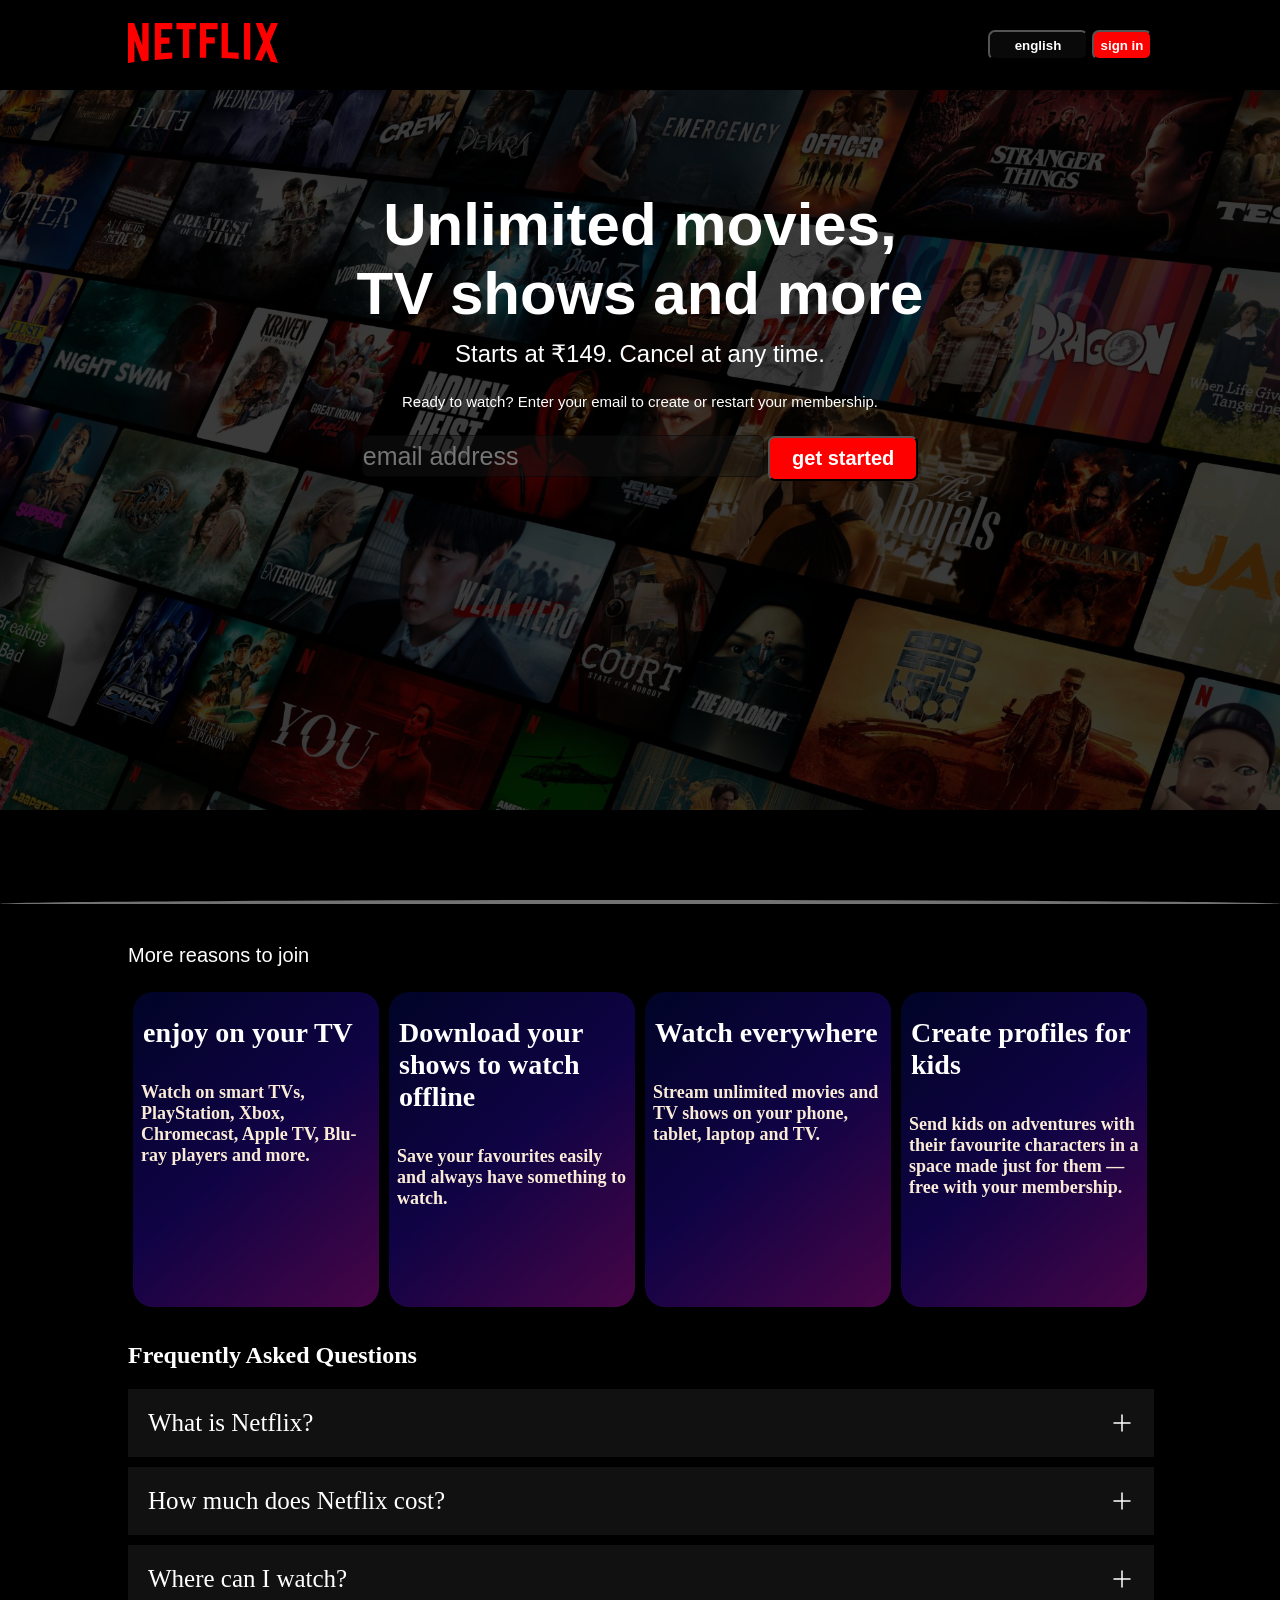
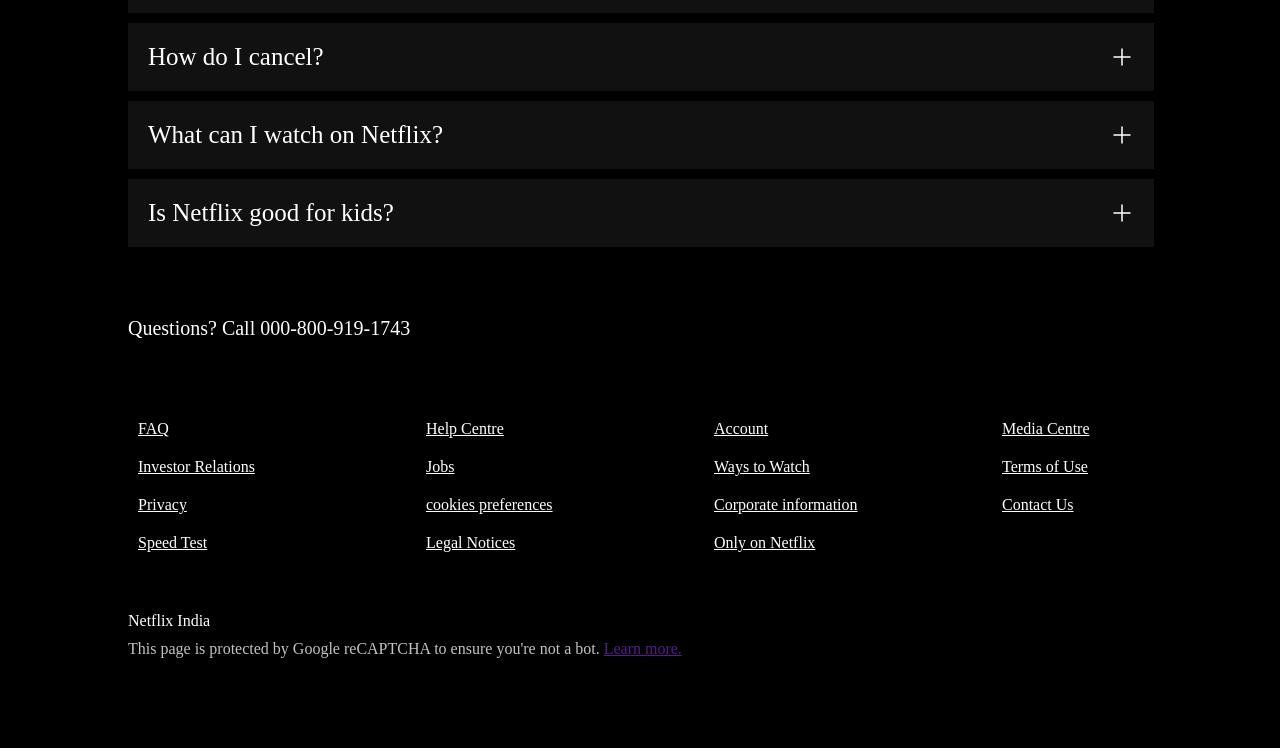
<file: netflix_clone/index.html>
<!DOCTYPE html>
<html lang="en">
<head>
    <meta charset="UTF-8">
    <meta name="viewport" content="width=device-width, initial-scale=1.0">
    <title>Netflix-india</title>
    <link rel="stylesheet" href="style.css">
    <link rel="icon" href="favicon.ico">
</head>
<body>
    <div class="main">
        <nav>
        <span><img width="150" src="assets/img_video/headr.svg" alt=""></span>
        <div>
        <button class="but bt1">english</button>
        <button class="but btred">sign in</button>
        </div></nav>
        <div class="box"></div>
           <div class="headings"> 
            <span>Unlimited movies, TV shows and more</span>
                 <span>Starts at ₹149. Cancel at any time.</span>
<span>Ready to watch? Enter your email to create or restart your membership.</span>
<div>
    <input type="text" placeholder="email address">
    <button class="but btred1">get started</button>
</div>
</div>
</div>
<div class="line"></div>
<div class="l2">More reasons to join</div>
<section class="sec1">
    <span  class="temp"><h3> enjoy on your TV</h3><h6>
Watch on smart TVs, PlayStation, Xbox, Chromecast, Apple TV, Blu-ray players and more.</h6></span>
    <span class="temp"><h3>Download your shows to watch offline</h3><h6>
Save your favourites easily and always have something to watch.</h6></span>
    <span class="temp"><h3>Watch everywhere</h3><h6>
Stream unlimited movies and TV shows on your phone, tablet, laptop and TV.</h6></span>
    <span class="temp"><h3>Create profiles for kids</h3><h6>
Send kids on adventures with their favourite characters in a space made just for them — free with your membership.</h6></span>
</section>
<h2>Frequently Asked Questions</h2>
<section class="faq">
    <div class="box2">What is Netflix?<img src="assets/img_video/plus-sign-stroke-rounded.svg" alt=""></div>
    <div class="box2">How much does Netflix cost?<img src="assets/img_video/plus-sign-stroke-rounded.svg" alt=""></div>
    <div class="box2">Where can I watch?<img src="assets/img_video/plus-sign-stroke-rounded.svg" alt=""></div>
    <div class="box2">How do I cancel?<img src="assets/img_video/plus-sign-stroke-rounded.svg" alt=""></div>
    <div class="box2">What can I watch on Netflix?<img src="assets/img_video/plus-sign-stroke-rounded.svg" alt=""></div>
    <div class="box2">Is Netflix good for kids?<img src="assets/img_video/plus-sign-stroke-rounded.svg" alt=""></div>
</section>
<div class="end">Questions? Call 000-800-919-1743</div>
<footer>
<span class="enel">FAQ</span>
<span class="enel">Help Centre</span>
<span class="enel">Account</span>
<span class="enel">Media Centre</span>
<span class="enel">Investor Relations</span>
<span class="enel">Jobs</span>
<span class="enel">Ways to Watch</span>
<span class="enel">Terms of Use</span>
<span class="enel">Privacy</span>
<span class="enel">cookies preferences</span>
<span class="enel">Corporate information</span>
<span class="enel">Contact Us</span>
<span class="enel">Speed Test</span>
<span class="enel">Legal Notices</span>
<span class="enel">Only on Netflix</span>
</footer>
<div style="padding-top:40px;padding-left:10vw; color: white;">Netflix India</div>
<div style="color:rgba(255, 255, 255, 0.759);padding-left:10vw;padding-top: 10px; margin-bottom:10vh;">This page is protected by Google reCAPTCHA to ensure you're not a bot. <a href="">Learn more.</a></div>
</body>
</html>
</file>
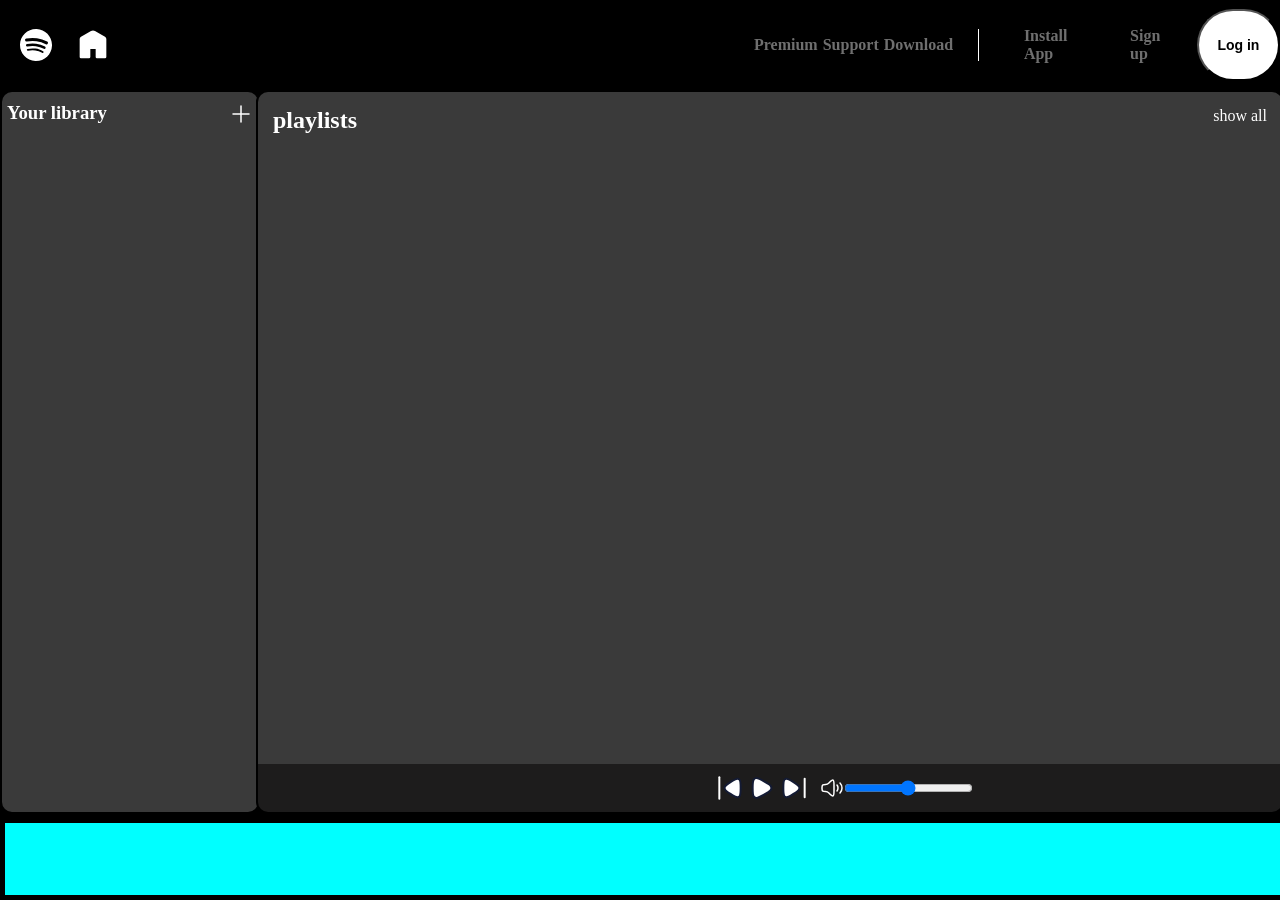
<file: spotifyclone/index.html>
<!DOCTYPE html>
<html lang="en">
<head>
    <meta charset="UTF-8">
    <meta name="viewport" content="width=device-width, initial-scale=1.0">
    <title>Document</title>
    <link rel="stylesheet" href="design.css">
    <link rel="stylesheet" href="utility.css">
</head>
<body style="background-color: black;">
    <nav class="flex acentre">
        <img class="logo" src="logo.svg" alt="">
        <div class="flex acentre" style="margin-right: 50VW;"><img src="home.svg" alt=""></div>
        <a href="https://www.spotify.com/in-en/premium/">Premium</a>
        <a href="https://support.spotify.com/in-en/">Support</a>
        <a href="https://www.spotify.com/in-en/download/windows/">Download</a>
        <div class="line"></div>
        <a class="afline" href="">Install App</a>
        <a class="afline" href="">Sign up</a>
        <button class="logbtn">Log in</button>
    </nav>


    <span class="sidebar">
    <span><h3 class ="flex" style="margin:10px 5px 30px 5px; justify-content: space-between;">Your library  <img class="cut" id = "cross" src="plus-sign-stroke-rounded.svg" alt=""></h3></span>
    <ul>
    </ul>
    </span>

    <span class="mainbar">
        <div class="heading"><h2>playlists</h2><h7>show all</h7></div>
        <div class="cardcontainer">
        </div>
        <div class="playback">
            <div class="songinfo"></div>
                <div class="sbtn">
                <img id="pre" src="pre.svg" alt="">
                <img id="play" src="play.svg" alt="">
                <img style="margin-right:10px;" id="fore" src="for.svg" alt="">
                <div class="range"><img class="vol" src="sound.svg" alt=""><input type="range" name="volume"></div>
                </div>
            <div class="tstamp"></div>
         <div class="seekbar"><div class="pointer"></div></div>
        </div>
    </span>

    <footer></footer>
<script src="code.js"></script>
</body>
</html>
</file>
<file: netflix_clone/style.css>
*{
    padding: 0;
    margin: 0;
}
body{
    background-color: black;
}
.main{
    background-image:url(assets/img_video/bgim.jpg);
    background-position: center center;
    background-repeat: no-repeat;
    background-size: 100%;
    height: 100vh;
}
.main .box{
    height: 100%;
    width: 100%;
    opacity: 0.69;
    background-color: black;
    position:absolute;
    top:0;
}
nav{
    display:flex;
    max-width: 80vw;
    margin: auto;
    justify-content: space-between;
    align-items: center;
    height: 90px;
    margin-bottom:100px;
}
nav img{
    position: relative;
    z-index: 10;
}
nav button{
   position: relative;
    z-index: 10;
}
.headings{
    display:flex;
   /* align-self: center;*/
   align-items: center;
    justify-content: center;
    flex-direction: column;
    height:calc(100%-90px);
    color: white;
    position: relative;
    font-family: 'Gill Sans', 'Gill Sans MT', Calibri, 'Trebuchet MS', sans-serif;
    gap:25px;
    /*font-family:url(https://assets.nflxext.com/ffe/siteui/fonts/netflix-sans/v3/NetflixSans_W_Md.woff2)*/
}
.headings> :first-child{
    height: 110px;
    width: 580px;
    font-weight: bolder;
    font-size: 60px;
    align-self: center;
    text-align: center;

}
.headings> :nth-child(2){
    margin-top: 15px;
    font-weight: 400;
    font-size: 24px;
    text-align: center;
}
.headings> :nth-child(3){
    font-weight: 400;
    font-size: 15px;
    text-align: center;
}
.line{
    box-sizing: border-box;
    width:100%;
    /*background-color: red;*/
    border: solid .25rem transparent ;
    border-top-left-radius: 50% 100%;
    border-top-right-radius: 50% 100%;
    border-bottom: none;
    background:radial-gradient(
                    50% 500% at 50% -420%,
                    rgba(64, 97, 231, 0.4) 80%,
                    rgba(0, 0, 0, 0.1) 100%),rgb(114, 114, 114);
}
.but{
    background-color: rgba(23, 23, 23, 0.4);
    padding:5px ;
    font-weight: bold;
    color: white;
}
.bt1{
height: 30px;
width: 100px;
border-radius: 7px;
}
.btred{
    background-color: red;
    height:30px;
    width: 60px;
border-radius: 7px;
cursor: pointer;
}
.btred:hover{
    background-color:rgba(255, 0, 0, 0.726) ;
}
.btred1:hover{
    background-color:rgba(255, 0, 0, 0.726) ;
}
.btred1{
    background-color: red;
    height: 45px;
    width: 150px;
    font-size: 20px;
border-radius: 7px;
cursor: pointer;
}
.main input{
    width: 400px;
    height: 40px;
    background-color: rgba(23, 23, 23, 0.4);
    font-size: 25px;
    border-radius: 7px;
    border: 1px solid rgba(0, 0, 0, 0.4);
    color: white;
}
.l2{
    font-size:20px;
    color: white;
    font-family: 'Segoe UI', Tahoma, Geneva, Verdana, sans-serif;
    padding:40px 0 20px 10vw;
}
.sec1{
    display: flex;
    height: 35vh;
    width: 80vw;
    margin-left: 10vw;
}
.temp{
    border: none;
    margin: 5px;
    color: antiquewhite;
    font-size: 18px;
    height: 35vh;
    width:20vw;
    border-radius: 20px;
   /* background:
  radial-gradient(ellipse at top, #0e0442, 80%,transparent),
  radial-gradient(ellipse at bottom, #d23794, transparent);*/
  background:linear-gradient(0.39turn,#010533c0,#100345,#470546);
}
h3{
    margin:15px 0px;
    color: white;
    font-size:28px;
    padding: 10px 10px;
}
h6{
    font-size: 18px;
    padding:8px 8px;
}
.faq{
    padding-left: 10vw;
    color: white;
}
.box2{
    display: flex;
    background-color: rgba(23, 23, 23, 0.762);
    border: none;
    width:77vw;
    padding: 20px;
    margin-bottom: 10px;
    justify-content: space-between;
    font-size: 25px;
    cursor: pointer;
}
.box2:hover{
    background-color:rgba(23, 23, 23, 0.948) ;
}
h2{
    padding-top:40px;
    padding-bottom:20px;
    color: white;
    padding-left: 10vw;
}
footer{
     display:grid;
    color: white;
    text-decoration: underline;
    grid-template-columns: 1fr 1fr 1fr 1fr;
    padding:60px 0px 10px 10vw;
}

.end{
    color: white;
    font-size: 20px;
    padding:60px 0px 10px 10vw;
}

.enel{
    padding: 10px 10px 10px 10px;
}
.enel:hover{
    cursor: pointer;}
</file>
<file: spotifyclone/design.css>
*{
 margin: 0;
 padding: 0;   
 color: white;
}

nav{
    position: fixed;
    width: 100vw;
    height: 10%;
   background-color: black;
}

.sidebar{
    top: 10%;
    position: fixed;
    height: 80%;
    width: 20%;
    background-color: #3a3a3a;
    border: 2px solid black;
    border-radius: 12px;
}
.mainbar{
    top: 10%;
    left:20%;
    position: fixed;
    height: 80%;
    width:80%;
    background-color: #3a3a3a;
    border: 2px solid black;
    border-radius: 12px;
    overflow-x: scroll;
    scrollbar-width:none;
}

.logo{
    padding: 20px;
}


.circle{
    height:40px;
    margin-right:50vw;
    width: 2.5vw;
    border-radius: 32px;
    background-color: #3a3a3a;
    padding: 5px;
} /* NOT USING */

.logbtn{
    height: 8vh;
    width: 8vw;
    border-radius: 90px;
    background-color: white;
    color: black;
    cursor: pointer;
    align-items: center;
    font-weight: bolder;
    font-size: 14px;
}

.box{
    position: relative;
    width:18vw;
    height:20vh;
    background-color: #1d1c1c;
    margin: 10px;
    gap: 10px;
}

h4{
    padding: 15px;
    font-weight: bold;
}
h5{
    padding: 15px;
}

.heading{
    display: flex;
    justify-content: space-between;
    padding: 15px;
}

footer{
    position: fixed;
    width: 100%;
    height: 8vh;
    bottom: 0;
    background-color: aqua;
    margin: 5px;
}



.cardcontainer{
    display: flex;
    max-width: 80vw;
    overflow: scroll;
    scrollbar-width: none;
}

.cards{
    position: relative;
    height: 250px;
    width: 180px;
    margin: 15px;
    padding: 10px;
    border-radius: 9px;
    background-color:#1d1c1cb3;
    transition: all 2s;
}

.songpic{
    object-fit: contain;
    width: 180px;
    border-radius: 9px;
    box-shadow: #1d1c1c;
} 

.playbtn{
    position:absolute;
    bottom:70px;
    right:15px;
    opacity: 0;
    transition: all 1s ease-out;

}

.cards:hover{
    .playbtn{
        opacity: 1;
        bottom: 90px;
    }
    background-color:black;
}

.playback{
    position:absolute;
    bottom: 0;
    width: 80vw;
    background-color:#1d1c1c;
    display: flex;
   justify-content: space-around;
   align-items: center;
   padding: 8px;

}

.seekbar{
    position: absolute;
    bottom: 0;
    width:70vw;
    height: 2px;
    background-color: aliceblue;
    margin: 10px;
    visibility: hidden;
}

.pointer{
    position: absolute;
    bottom: -4px;
    height: 10px;
    width: 10px;
    border-radius: 12px;
    background-color:black;
    transition: left 0.5s;
}

.sbtn{
    cursor: pointer;
    color: white;
    display: flex;
    justify-content:space-between;
    width: 10vw;
    
}

.tstamp{
    margin-bottom: 8px;
}

.range{
    display: flex;
    align-items: center;
    justify-content: center;
}
</file>
<file: spotifyclone/utility.css>
.flex{
    display: flex;
    gap: 5px;
}

.jcentre{
    justify-content: center;
}

.acentre{
    align-items: center;
}

.btn{
    background-color: white;
    color: black;
    cursor: pointer;
    border-radius: 18px;
    margin:10px 0px 0px 10px;
    padding: 10px;
}
.line{
    width: 1px;
    height: 32px;
    background-color: white;
    margin: 20px;
}

a{
    text-decoration: none;
    font-weight: bolder;
    font-size: 16px;
    gap:10px;
    color: rgba(255, 255, 255, 0.437);
}

.afline{
    margin:20px;
}


.afline:hover{
    font-size: 16.5px;
    color: white;
}

.sidebar ul{
    padding: 24px;
}


.sidebar ul li{
    display: flex;
    justify-content: space-between;
    align-items: center;
    border: 1px solid whitesmoke;
    padding: 10px;
    margin: 20px;
}

@media (max-height:488px) {
    .cards{
    position: relative;
    height: 160px;
    width: 150px;
    margin: 15px;
    padding: 10px;
    border-radius: 9px;
    background-color:#1d1c1c;
}
    .songpic{
    object-fit: contain;
    width: 130px;
    border-radius: 9px;
    box-shadow: #1d1c1c;
}
    .cards > h3,p{
        font-size: small;

    }

    .cards:hover{
    .playbtn{
        opacity: 1;
        bottom: 90px;
    }}

    .sidebar ul li{
    display: flex;
    justify-content: space-between;
    align-items: center;
    border: 1px solid whitesmoke;
    padding: 8px;
    margin: 16px;
}   

    .sidebar ul{
        max-height: 220px;
        overflow: scroll;
    }
}

@media (max-width:1150px){
    .sidebar{
    position: absolute;
    left: -100%;
    transition: all .3s;
    z-index: 1;
    width: 300px;
    }

    
    .mainbar{
        position: absolute;
        left: 0;
        width: 100%;
    }

    .cardcontainer{
        max-width: 100%;
        flex-wrap: wrap;
        max-height: 80%;
        align-items: center;
        justify-content: center;
    }

    .playback{
        margin-top: 1vh;
        width: 100%;
        gap:20px;
        flex-direction: column;
        justify-content: space-around;
        align-items: center;
    }
    
    .sbtn{
        justify-content: center;
    }

    nav{
        display: flex;
        overflow:scroll;
        scrollbar-width: none;
    }
}
</file>
